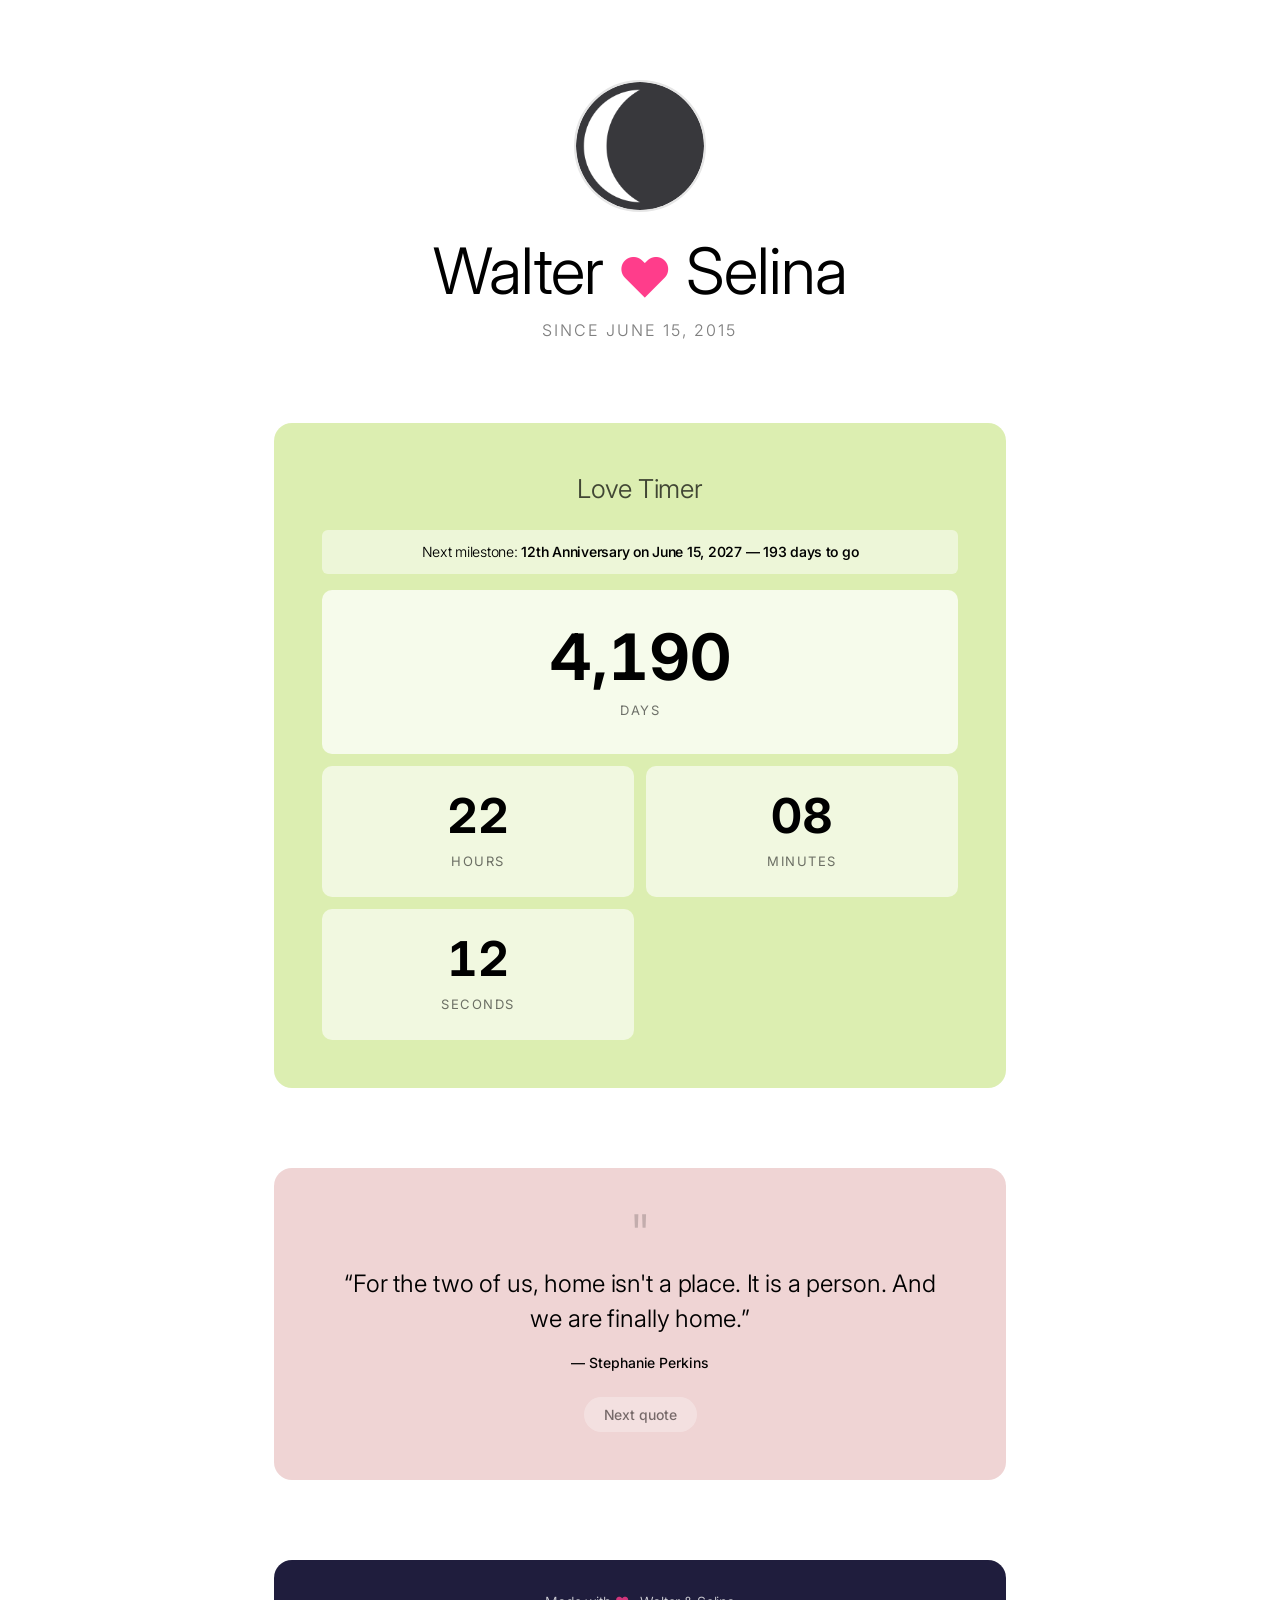
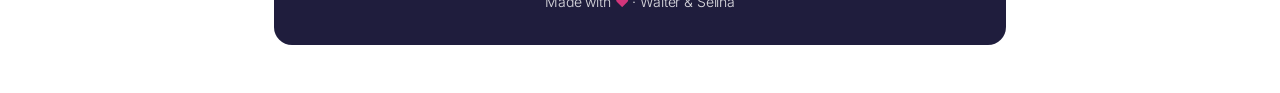
<file: index.html>
<!DOCTYPE html>
<html lang="en">
<head>
    <meta charset="UTF-8">
    <meta name="viewport" content="width=device-width, initial-scale=1.0, viewport-fit=cover">
    <meta http-equiv="X-UA-Compatible" content="IE=edge,chrome=1">
    <meta name="format-detection" content="telephone=no,email=no">
    <meta name="apple-mobile-web-app-capable" content="yes">
    <meta name="apple-mobile-web-app-status-bar-style" content="black-translucent">
    <meta name="renderer" content="webkit">
    <meta name="theme-color" content="#ffffff">

    <!-- SEO & Social -->
    <title>Walter &amp; Selina ❤️</title>
    <meta name="description" content="Walter & Selina's love timer. Together since June 15, 2015.">
    <meta name="keywords" content="Walter, Selina, love, timer, anniversary">
    <link rel="canonical" href="https://meetwk0916.github.io/">

    <!-- Open Graph -->
    <meta property="og:title" content="Walter & Selina ❤️">
    <meta property="og:description" content="Walter & Selina's love timer. Together since June 15, 2015.">
    <meta property="og:type" content="website">
    <meta property="og:url" content="https://meetwk0916.github.io/">
    <meta property="og:image" content="https://meetwk0916.github.io/assets/img/logo.png">
    <meta property="og:site_name" content="Walter & Selina">

    <!-- Twitter -->
    <meta name="twitter:card" content="summary">
    <meta name="twitter:title" content="Walter & Selina ❤️">
    <meta name="twitter:description" content="Walter & Selina's love timer. Together since June 15, 2015.">
    <meta name="twitter:image" content="https://meetwk0916.github.io/assets/img/logo.png">

    <!-- Favicons -->
    <link rel="shortcut icon" href="/favicon.ico">
    <link rel="icon" type="image/png" href="/favicon.png">
    <link rel="apple-touch-icon" href="/assets/img/favicons/apple-icon-precomposed.png">

    <!-- Preconnect for Google Fonts (Inter) -->
    <link rel="preconnect" href="https://fonts.googleapis.com">
    <link rel="preconnect" href="https://fonts.gstatic.com" crossorigin>

    <!-- Inter variable font — figmaSans substitute -->
    <link href="https://fonts.googleapis.com/css2?family=Inter:opsz,wght@14..32,320;14..32,330;14..32,340;14..32,400;14..32,480;14..32,540;14..32,700&display=swap" rel="stylesheet">

    <!-- Figma Design Stylesheet -->
    <link rel="stylesheet" href="assets/css/love-timer.css">
</head>
<body>

    <!-- Confetti Canvas -->
    <canvas id="confettiCanvas" aria-hidden="true"></canvas>

    <!-- Main Content -->
    <main>

        <!-- ── Profile Section ── White Canvas Hero -->
        <section class="profile-section animate-in animate-in-delay-1">
            <img src="assets/img/logo.png" alt="Walter & Selina" class="avatar" width="132" height="132">
            <h1 class="hero-name">Walter <span class="heart-emoji" role="img" aria-label="love">❤️</span> Selina</h1>
            <p class="since-date">Since June 15, 2015</p>
        </section>

        <!-- ── Anniversary Banner ── Lilac Color Block -->
        <div id="anniversaryBanner" class="anniversary-banner animate-in animate-in-delay-2" aria-live="polite"></div>

        <!-- ── Timer Section ── Lime Color Block -->
        <section class="timer-block animate-in animate-in-delay-2" id="timerBlock">
            <h2 class="timer-block-title">Love Timer</h2>

            <div id="milestoneInfo" class="milestone-info"></div>

            <div class="timer-grid">
                <div class="timer-item days">
                    <span class="timer-value" id="days" aria-label="days">--</span>
                    <span class="timer-label">Days</span>
                </div>
                <div class="timer-item">
                    <span class="timer-value" id="hours" aria-label="hours">--</span>
                    <span class="timer-label">Hours</span>
                </div>
                <div class="timer-item">
                    <span class="timer-value" id="minutes" aria-label="minutes">--</span>
                    <span class="timer-label">Minutes</span>
                </div>
                <div class="timer-item">
                    <span class="timer-value" id="seconds" aria-label="seconds">--</span>
                    <span class="timer-label">Seconds</span>
                </div>
            </div>
        </section>

        <!-- ── Quote Section ── Pink Color Block -->
        <section class="quote-block animate-in animate-in-delay-3"
                 id="loveQuote"
                 role="button"
                 tabindex="0"
                 aria-label="Click to see another love quote">
            <div class="quote-mark" aria-hidden="true">"</div>
            <div class="quote-text" id="quoteText">Loading...</div>
            <div class="quote-author" id="quoteAuthor"></div>
            <div class="quote-hint">
                <span class="quote-hint-btn">Next quote</span>
            </div>
        </section>

        <!-- ── Footer ── Navy Inverse Color Block -->
        <footer class="page-footer">
            <p class="footer-text">Made with <span class="footer-heart">❤️</span> &middot; Walter &amp; Selina</p>
        </footer>

    </main>

    <!-- Love Timer Script — Figma Style -->
    <script src="assets/js/love-timer.js"></script>

</body>
</html>
</file>
<file: assets/css/love-timer.css>
/* =========================================================
   Walter ❤️ Selina Love Timer — Figma Design Style
   https://meetwk0916.github.io/
   Inspired by Figma's DESIGN.md tokens & philosophy
   ========================================================= */

/* --- Figma Design Tokens --- */
:root {
  /* Core */
  --ink: #000000;
  --canvas: #ffffff;
  --inverse-canvas: #000000;
  --inverse-ink: #ffffff;
  --hairline: #e6e6e6;
  --hairline-soft: #f1f1f1;
  --surface-soft: #f7f7f5;

  /* Color blocks */
  --block-lime: #dceeb1;
  --block-lilac: #c5b0f4;
  --block-cream: #f4ecd6;
  --block-pink: #efd4d4;
  --block-mint: #c8e6cd;
  --block-navy: #1f1d3d;

  /* Accent */
  --accent-magenta: #ff3d8b;
  --semantic-success: #1ea64a;

  /* Typography — figmaSans fallback to Inter */
  --font-figmasans: "Inter", system-ui, -apple-system, sans-serif;

  /* Rounded */
  --radius-sm: 6px;
  --radius-md: 10px;
  --radius-lg: 18px;
  --radius-pill: 9999px;

  /* Spacing */
  --space-hair: 1px;
  --space-xxs: 4px;
  --space-xs: 8px;
  --space-sm: 12px;
  --space-md: 16px;
  --space-lg: 24px;
  --space-xl: 32px;
  --space-xxl: 48px;
  --space-section: 80px;
}

/* --- Reset --- */
*, *::before, *::after {
  margin: 0;
  padding: 0;
  box-sizing: border-box;
}

html {
  -webkit-font-smoothing: antialiased;
  -moz-osx-font-smoothing: grayscale;
  text-rendering: optimizeLegibility;
  font-feature-settings: "kern" 1;
}

body {
  font-family: var(--font-figmasans);
  font-size: 18px;
  font-weight: 320;
  line-height: 1.45;
  letter-spacing: -0.26px;
  color: var(--ink);
  background: var(--canvas);
  overflow-x: hidden;
  min-height: 100dvh;
  display: flex;
  flex-direction: column;
  align-items: center;
}

/* --- Confetti Canvas --- */
#confettiCanvas {
  position: fixed;
  top: 0;
  left: 0;
  width: 100%;
  height: 100%;
  pointer-events: none;
  z-index: 100;
}

/* --- Main Container --- */
main {
  width: 100%;
  max-width: 780px;
  padding: var(--space-section) var(--space-lg) var(--space-xxl);
  display: flex;
  flex-direction: column;
  align-items: center;
}

/* =========================================================
   Profile Section — White Canvas Hero
   ========================================================= */

.profile-section {
  display: flex;
  flex-direction: column;
  align-items: center;
  text-align: center;
  padding-bottom: var(--space-section);
}

.avatar {
  width: 132px;
  height: 132px;
  border-radius: 50%;
  border: 2px solid var(--hairline);
  margin-bottom: var(--space-lg);
  display: block;
  /* No shadow — Figma keeps it flat */
}

.hero-name {
  font-family: var(--font-figmasans);
  font-size: clamp(36px, 8vw, 64px);
  font-weight: 340;
  line-height: 1.10;
  letter-spacing: -0.96px;
  color: var(--ink);
  margin-bottom: var(--space-sm);
}

.hero-name .heart-emoji {
  display: inline-block;
  font-size: 0.85em;
  vertical-align: middle;
  color: var(--accent-magenta);
  /* accent-magenta for the heart */
}

.since-date {
  font-family: var(--font-figmasans);
  font-size: 16px;
  font-weight: 330;
  line-height: 1.45;
  letter-spacing: -0.14px;
  color: var(--ink);
  text-transform: uppercase;
  letter-spacing: 2px;
  opacity: 0.5;
}

/* =========================================================
   Anniversary Banner — Lilac Color Block
   ========================================================= */

.anniversary-banner {
  display: none;
  width: 100%;
  text-align: center;
  padding: var(--space-lg) var(--space-lg);
  margin-bottom: var(--space-md);
  background: var(--block-lilac);
  border-radius: var(--radius-lg);
  animation: fadeSlideIn 0.6s ease both;
}

.anniversary-banner.is-visible {
  display: block;
}

.anniversary-title {
  font-family: var(--font-figmasans);
  font-size: clamp(22px, 4vw, 28px);
  font-weight: 540;
  line-height: 1.35;
  letter-spacing: -0.26px;
  color: var(--ink);
  margin-bottom: var(--space-xs);
}

.anniversary-subtitle {
  font-family: var(--font-figmasans);
  font-size: 16px;
  font-weight: 330;
  line-height: 1.45;
  letter-spacing: -0.14px;
  color: var(--ink);
  opacity: 0.65;
}

@keyframes fadeSlideIn {
  from { opacity: 0; transform: translateY(8px); }
  to   { opacity: 1; transform: translateY(0); }
}

/* =========================================================
   Timer Color-Block Section — Lime
   ========================================================= */

.timer-block {
  width: 100%;
  background: var(--block-lime);
  border-radius: var(--radius-lg);
  padding: var(--space-xxl);
  margin-bottom: var(--space-section);
}

.timer-block-title {
  font-family: var(--font-figmasans);
  font-size: 26px;
  font-weight: 340;
  line-height: 1.35;
  letter-spacing: -0.26px;
  text-align: center;
  color: var(--ink);
  margin-bottom: var(--space-lg);
  opacity: 0.7;
}

.milestone-info {
  display: none;
  text-align: center;
  margin-bottom: var(--space-md);
  padding: var(--space-sm) var(--space-md);
  background: rgba(255, 255, 255, 0.5);
  border-radius: var(--radius-sm);
  font-family: var(--font-figmasans);
  font-size: 14px;
  font-weight: 330;
  line-height: 1.45;
  color: var(--ink);
}

.milestone-info.is-visible {
  display: block;
}

.milestone-value {
  font-weight: 540;
}

/* --- Timer Grid --- */
.timer-grid {
  display: grid;
  grid-template-columns: 1fr 1fr;
  gap: var(--space-sm);
}

.timer-item {
  background: rgba(255, 255, 255, 0.6);
  border-radius: var(--radius-md);
  padding: var(--space-lg) var(--space-md);
  text-align: center;
  /* Flat — no shadow */
}

.timer-item.days {
  grid-column: 1 / -1;
  background: rgba(255, 255, 255, 0.75);
  padding: var(--space-xl) var(--space-md);
}

.timer-value {
  font-family: var(--font-figmasans);
  font-size: clamp(32px, 6vw, 48px);
  font-weight: 700;
  line-height: 1.10;
  letter-spacing: 0;
  font-variant-numeric: tabular-nums;
  display: block;
  color: var(--ink);
  margin-bottom: var(--space-xxs);
}

.timer-item.days .timer-value {
  font-size: clamp(42px, 8vw, 64px);
  font-weight: 700;
}

.timer-label {
  font-family: var(--font-figmasans);
  font-size: 13px;
  font-weight: 400;
  line-height: 1.0;
  letter-spacing: -0.12px;
  color: var(--ink);
  text-transform: uppercase;
  letter-spacing: 1.5px;
  opacity: 0.55;
}

/* Anniversary highlight */
.timer-block.is-anniversary {
  outline: 2.5px solid var(--accent-magenta);
  outline-offset: 3px;
}

/* =========================================================
   Quote Color-Block Section — Pink
   ========================================================= */

.quote-block {
  width: 100%;
  background: var(--block-pink);
  border-radius: var(--radius-lg);
  padding: var(--space-xxl);
  margin-bottom: var(--space-section);
  text-align: center;
  cursor: pointer;
  min-height: 200px;
  display: flex;
  flex-direction: column;
  align-items: center;
  justify-content: center;
  outline: none;
  transition: background 0.2s ease;
}

.quote-block:hover {
  background: color-mix(in srgb, var(--block-pink) 97%, var(--ink));
}

.quote-block:focus-visible {
  outline: 2px solid var(--ink);
  outline-offset: 2px;
}

.quote-mark {
  font-family: var(--font-figmasans);
  font-size: 56px;
  font-weight: 340;
  line-height: 0.7;
  color: var(--ink);
  opacity: 0.18;
  margin-bottom: var(--space-sm);
  user-select: none;
}

.quote-text {
  font-family: var(--font-figmasans);
  font-size: clamp(18px, 3vw, 24px);
  font-weight: 340;
  line-height: 1.45;
  letter-spacing: -0.14px;
  color: var(--ink);
  max-width: 600px;
  margin: 0 auto;
  transition: opacity 0.3s ease;
}

.quote-author {
  font-family: var(--font-figmasans);
  font-size: 14px;
  font-weight: 480;
  line-height: 1.40;
  letter-spacing: -0.10px;
  color: var(--ink);
  margin-top: var(--space-md);
  opacity: 0.6;
  transition: opacity 0.3s ease;
}

.quote-hint {
  margin-top: var(--space-lg);
}

.quote-hint-btn {
  display: inline-block;
  font-family: var(--font-figmasans);
  font-size: 14px;
  font-weight: 480;
  line-height: 1.40;
  letter-spacing: -0.10px;
  color: var(--ink);
  background: rgba(255, 255, 255, 0.6);
  border: none;
  border-radius: var(--radius-pill);
  padding: 8px 20px;
  cursor: pointer;
  transition: background 0.2s ease, opacity 0.2s ease;
  opacity: 0.5;
  outline: none;
  user-select: none;
}

.quote-block:hover .quote-hint-btn,
.quote-block:focus-visible .quote-hint-btn {
  opacity: 0.85;
  background: rgba(255, 255, 255, 0.8);
}

.quote-hint-btn:active {
  transform: scale(0.97);
}

/* =========================================================
   Footer — Navy Inverse Color Block
   ========================================================= */

.page-footer {
  width: 100%;
  background: var(--block-navy);
  color: var(--inverse-ink);
  border-radius: var(--radius-lg);
  padding: var(--space-xl) var(--space-lg);
  text-align: center;
  margin-top: auto;
}

.footer-text {
  font-family: var(--font-figmasans);
  font-size: 14px;
  font-weight: 330;
  line-height: 1.45;
  letter-spacing: -0.14px;
  color: var(--inverse-ink);
  opacity: 0.8;
}

.footer-heart {
  color: var(--accent-magenta);
}

/* =========================================================
   Animations
   ========================================================= */

@keyframes slideUp {
  from { opacity: 0; transform: translateY(12px); }
  to   { opacity: 1; transform: translateY(0); }
}

.animate-in {
  animation: slideUp 0.5s ease both;
}
.animate-in-delay-1 { animation-delay: 0.1s; }
.animate-in-delay-2 { animation-delay: 0.2s; }
.animate-in-delay-3 { animation-delay: 0.3s; }

@keyframes fadeIn {
  from { opacity: 0; }
  to   { opacity: 1; }
}

/* =========================================================
   Responsive
   ========================================================= */

@media (max-width: 734px) {
  main {
    padding: var(--space-xxl) var(--space-md) var(--space-xl);
  }

  .profile-section {
    padding-bottom: var(--space-xxl);
  }

  .avatar {
    width: 108px;
    height: 108px;
    margin-bottom: var(--space-md);
  }

  .timer-block,
  .quote-block {
    padding: var(--space-xl) var(--space-lg);
    margin-bottom: var(--space-xxl);
  }

  .timer-item {
    padding: var(--space-md) var(--space-sm);
  }

  .timer-item.days {
    padding: var(--space-lg) var(--space-sm);
  }

  .timer-grid {
    gap: var(--space-xs);
  }
}

@media (max-width: 480px) {
  main {
    padding: var(--space-xl) var(--space-sm) var(--space-lg);
  }

  .avatar {
    width: 88px;
    height: 88px;
  }

  .timer-block,
  .quote-block {
    padding: var(--space-lg) var(--space-md);
    border-radius: var(--radius-md);
  }

  .page-footer {
    border-radius: var(--radius-md);
    padding: var(--space-lg) var(--space-md);
  }

  .timer-label {
    font-size: 11px;
  }

  .quote-hint-btn {
    font-size: 13px;
    padding: 6px 16px;
  }

  .anniversary-banner {
    padding: var(--space-md) var(--space-md);
    border-radius: var(--radius-md);
  }
}
</file>
